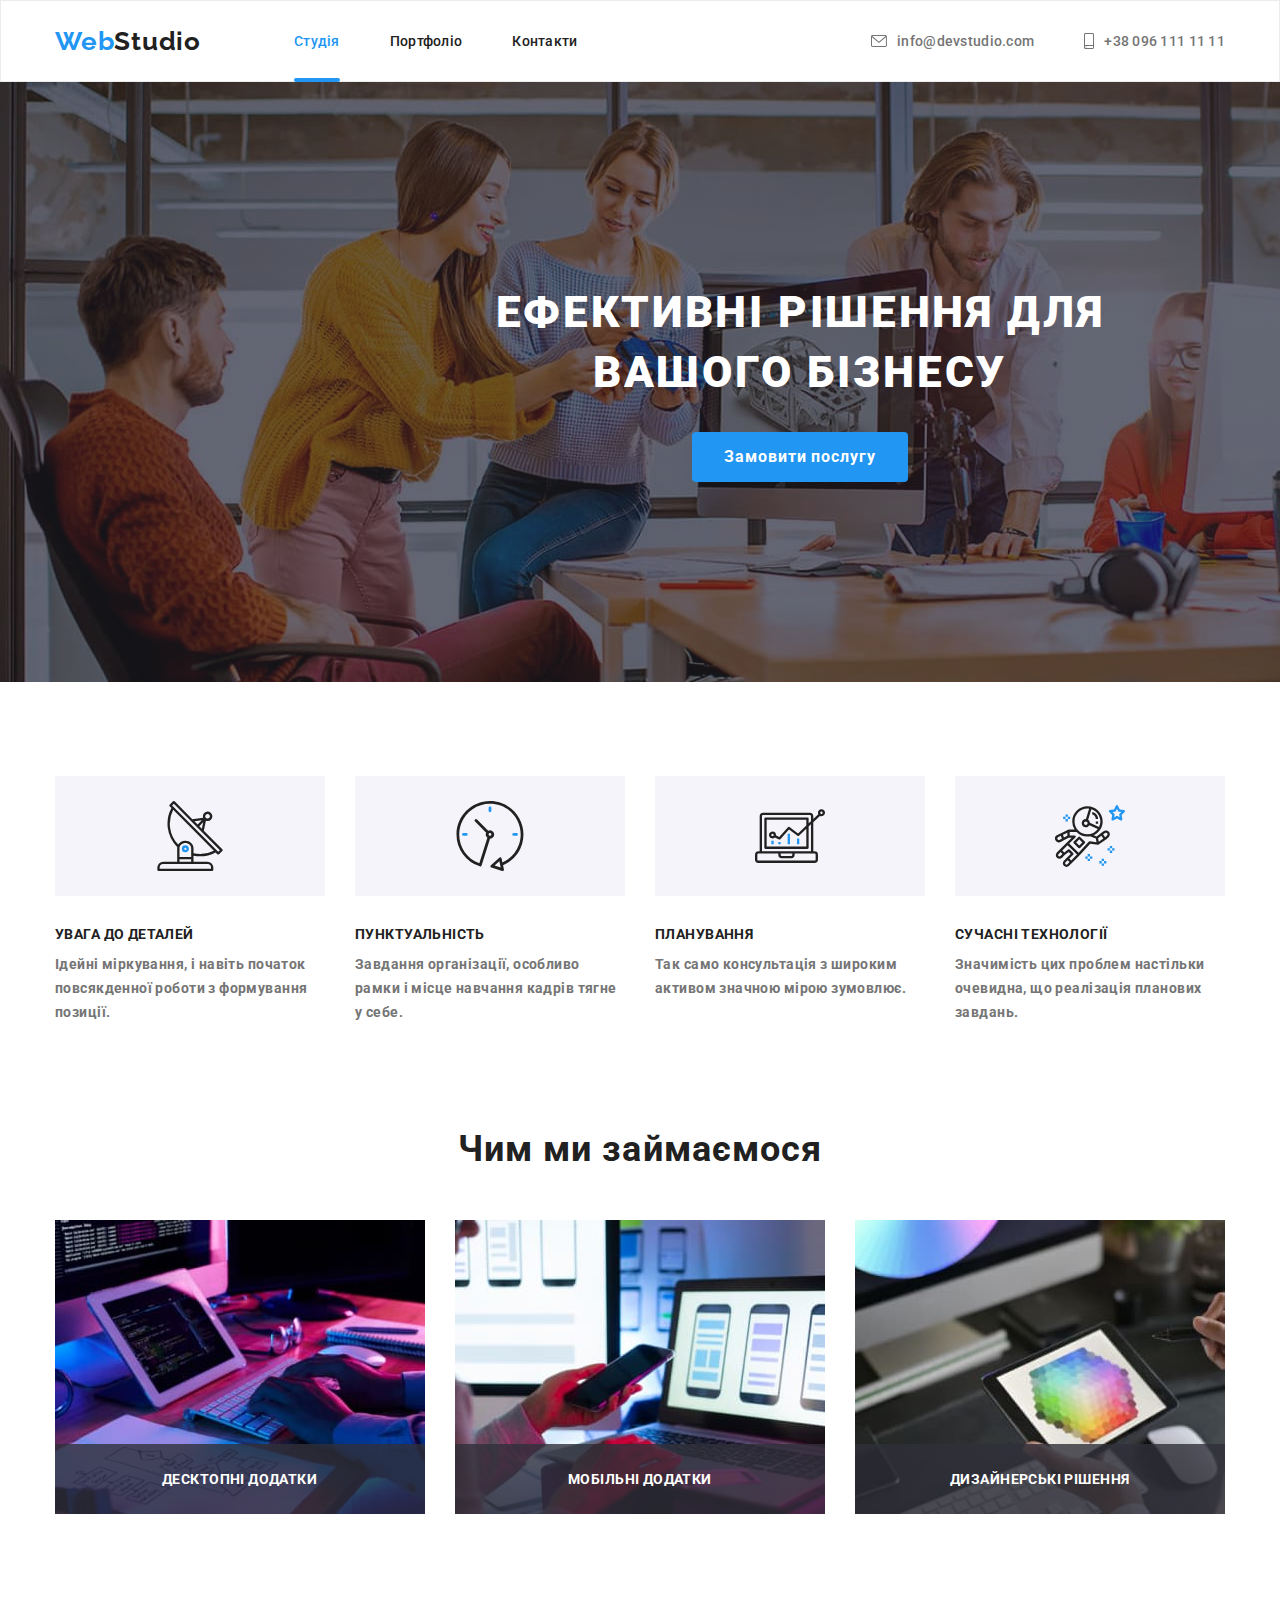
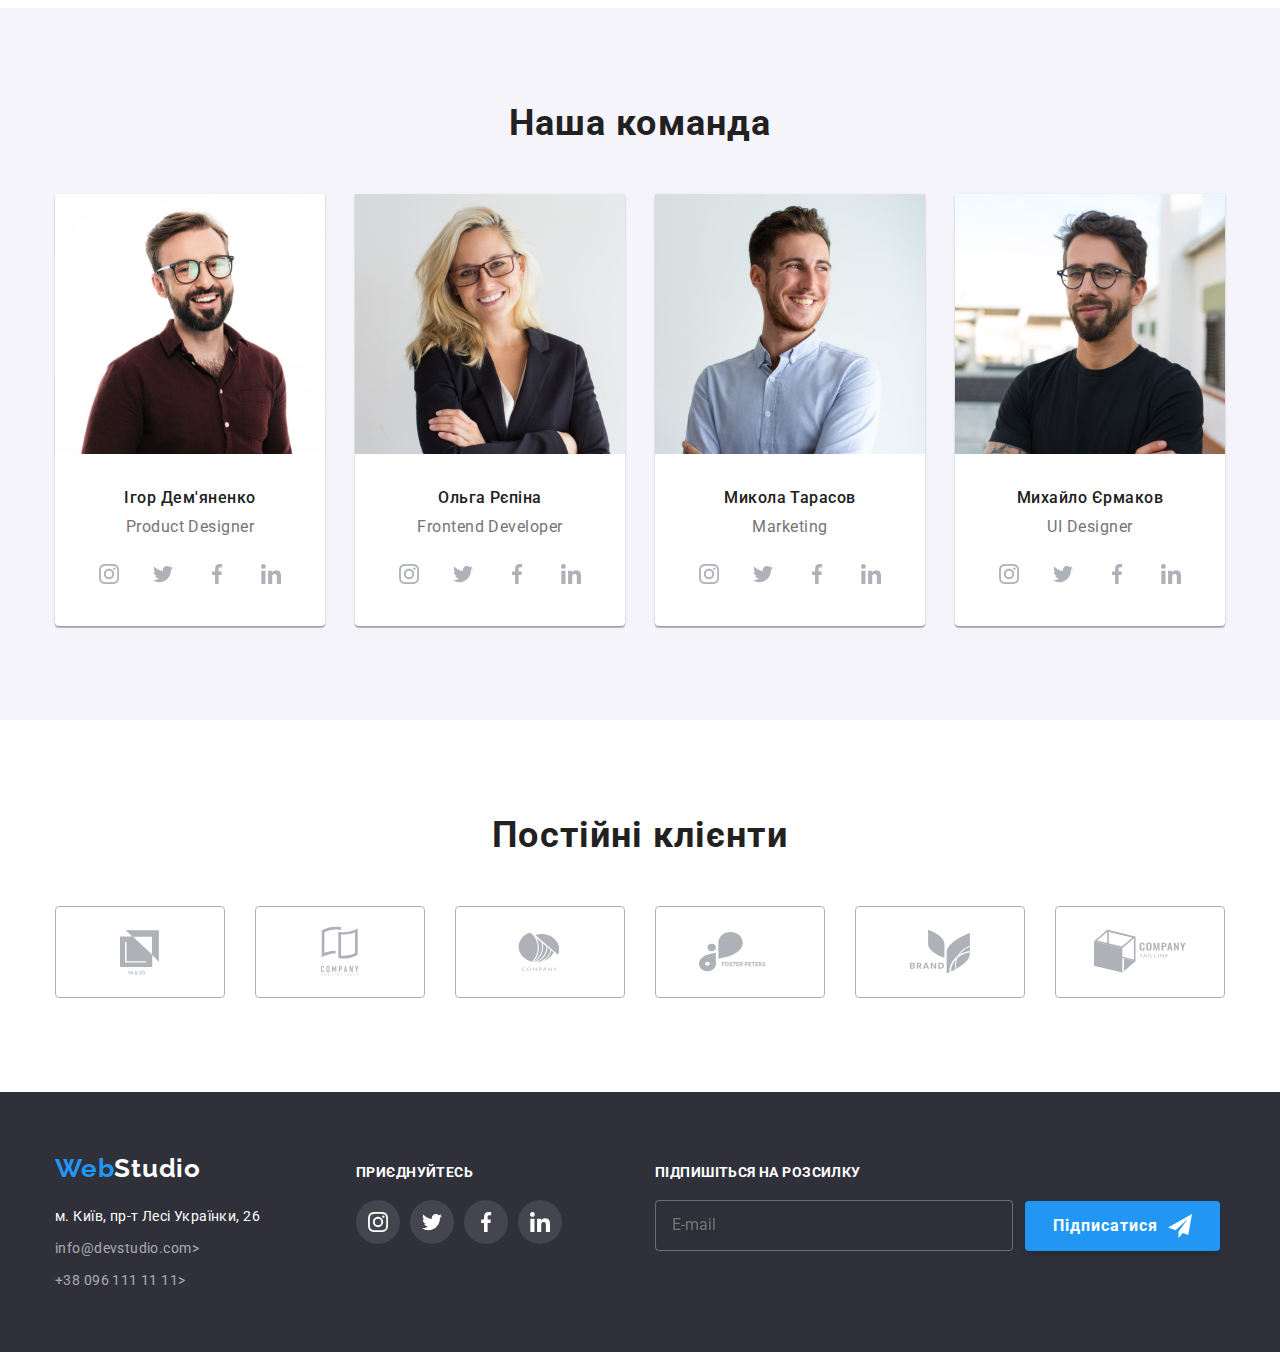
<file: index.html>
<!DOCTYPE html>
<html lang="uk">
  <head>
    <meta charset="UTF-8" />
    <meta http-equiv="X-UA-Compatible" content="IE=edge" />
    <meta name="viewport" content="width=device-width, initial-scale=1.0" />
    <title>Document</title>
    <link rel="preconnect" href="https://fonts.googleapis.com" />
    <link rel="preconnect" href="https://fonts.gstatic.com" crossorigin />
    <link
      href="https://fonts.googleapis.com/css2?family=Raleway:wght@700&family=Roboto:wght@400;500;700;900&display=swap"
      rel="stylesheet"
    />
    <link
      rel="stylesheet"
      href="https://cdnjs.cloudflare.com/ajax/libs/modern-normalize/1.1.0/modern-normalize.css"
      integrity="sha512-Y0MM+V6ymRKN2zStTqzQ227DWhhp4Mzdo6gnlRnuaNCbc+YN/ZH0sBCLTM4M0oSy9c9VKiCvd4Jk44aCLrNS5Q=="
      crossorigin="anonymous"
      referrerpolicy="no-referrer"
    />
    <link rel="stylesheet" href="./css/styles.css" />
  </head>
  <body>
    <!--Шапка-->
    <header class="header">
      <div class="container main-nav">
        <nav class="logo-nav">
          <a href="#" class="logo-link"> <span class="logo">Web</span>Studio </a>

          <ul class="nav list">
            <li class="item"><a href="#" class="link current item-nav">Студія</a></li>
            <li class="item"><a href="./portfolio.html" class="link item-nav">Портфоліо</a></li>
            <li class="item"><a href="#" class="link item-nav">Контакти</a></li>
          </ul>
        </nav>
        <ul class="contact list">
          <li class="item">
            <a href="mailto:info@devstudio.com" class="contact-link">
              <svg class="post-svg" height="12px" width="16px">
                <use href="./images/symbol-defs.svg#icon-post"></use>
              </svg>
              info@devstudio.com
            </a>
          </li>
          <li class="item">
            <a href="tel:+380961111111" class="contact-link">
              <svg class="post-svg" height="16px" width="10px">
                <use href="./images/symbol-defs.svg#icon-smartphone"></use></svg
              >+38 096 111 11 11</a
            >
          </li>
        </ul>
      </div>
    </header>
    <main>
      <!--Cекція героя-->

      <section class="section hero">
        <div class="container btn-hero">
          <h1 class="hero-header">
            Ефективні рішення для<br />
            вашого бізнесу
          </h1>
          <button type="button" class="btn" data-modal-open>Замовити послугу</button>
        </div>
      </section>
      <!--Особливості-->
      <section class="section feature">
        <div class="container peculiarities">
          <h2 class="peculiarities-header">Особливості</h2>
          <ul class="list list-peculiarities outline">
            <li class="item">
              <div class="bg-icon">
                <svg class="peculiarities-icon">
                  <use href="./images/symbol-defs.svg#icon-antenna"></use>
                </svg>
              </div>

              <h3 class="peculiarities">УВАГА ДО ДЕТАЛЕЙ</h3>
              <p class="text-peculiarities">
                Ідейні міркування, і навіть початок повсякденної роботи з формування позиції.
              </p>
            </li>
            <li class="item">
              <div class="bg-icon">
                <svg class="peculiarities-icon">
                  <use href="./images/symbol-defs.svg#icon-clock"></use>
                </svg>
              </div>
              <h3 class="peculiarities">ПУНКТУАЛЬНІСТЬ</h3>
              <p class="text-peculiarities">
                Завдання організації, особливо рамки і місце навчання кадрів тягне у себе.
              </p>
            </li>
            <li class="item">
              <div class="bg-icon">
                <svg class="peculiarities-icon">
                  <use href="./images/symbol-defs.svg#icon-diagram"></use>
                </svg>
              </div>
              <h3 class="peculiarities">ПЛАНУВАННЯ</h3>
              <p class="text-peculiarities">
                Так само консультація з широким активом значною мірою зумовлює.
              </p>
            </li>
            <li class="item">
              <div class="bg-icon">
                <svg class="peculiarities-icon">
                  <use href="./images/symbol-defs.svg#icon-astronaut"></use>
                </svg>
              </div>
              <h3 class="peculiarities">СУЧАСНІ ТЕХНОЛОГІЇ</h3>
              <p class="text-peculiarities">
                Значимість цих проблем настільки очевидна, що реалізація планових завдань.
              </p>
            </li>
          </ul>
        </div>
      </section>
      <!--Чим ми займаємося-->
      <section class="section act">
        <div class="container">
          <h2 class="activity">Чим ми займаємося</h2>
          <ul class="list list-activity">
            <li class="item">
              <div class="activity-img">
                <img src="./images/laptop.jpg" alt="щось набираємо" width="370" class="act-img" />
                <p class="activity-text desk">Десктопні додатки</p>
              </div>
            </li>
            <li class="item">
              <div class="activity-img">
                <img src="./images/phone.jpg" alt="розробляємо" width="370" class="act-img" />
                <p class="activity-text mob">Мобільні додатки</p>
              </div>
            </li>
            <li class="item">
              <div class="activity-img">
                <img
                  src="./images/laptop-color.jpg"
                  alt="підбираємо колір"
                  width="370"
                  class="act-img"
                />
                <p class="activity-text design">Дизайнерські рішення</p>
              </div>
            </li>
          </ul>
        </div>
      </section>
      <!--Наша команда-->
      <section class="section team">
        <div class="container">
          <h2 class="our-team">Наша команда</h2>
          <ul class="list team-card">
            <li class="team-list">
              <img
                src="./images/igor-demyanenko.jpg"
                alt="фото Ігора Дем'яненко"
                width="270"
                class="photo-team"
              />
              <h3 class="team-name">Ігор Дем'яненко</h3>
              <p class="team-text">Product Designer</p>
              <div class="link-cont">
                <a href="#" class="hidden-link">
                  <svg class="icon-link" width="44px" height="44px">
                    <use href="./images/symbol-defs.svg#icon-inst"></use>
                  </svg>
                </a>
                <a href="#" class="hidden-link">
                  <svg class="icon-link" width="44px" height="44px">
                    <use href="./images/symbol-defs.svg#icon-twit"></use>
                  </svg>
                </a>
                <a href="#" class="hidden-link">
                  <svg class="icon-link" width="44px" height="44px">
                    <use href="./images/symbol-defs.svg#icon-facebook"></use>
                  </svg>
                </a>
                <a href="#" class="hidden-link">
                  <svg class="icon-link" width="44px" height="44px">
                    <use href="./images/symbol-defs.svg#icon-linkedin"></use>
                  </svg>
                </a>
              </div>
            </li>

            <li class="team-list">
              <img
                src="./images/olha-repina.jpg"
                alt="фото Ольга Рєпіна"
                width="270"
                class="photo-team"
              />
              <h3 class="team-name">Ольга Рєпіна</h3>
              <p class="team-text">Frontend Developer</p>
              <div class="link-cont">
                <a href="#" class="hidden-link">
                  <svg class="icon-link" width="44px" height="44px">
                    <use href="./images/symbol-defs.svg#icon-inst"></use>
                  </svg>
                </a>
                <a href="#" class="hidden-link">
                  <svg class="icon-link" width="44px" height="44px">
                    <use href="./images/symbol-defs.svg#icon-twit"></use>
                  </svg>
                </a>
                <a href="#" class="hidden-link">
                  <svg class="icon-link" width="44px" height="44px">
                    <use href="./images/symbol-defs.svg#icon-facebook"></use>
                  </svg>
                </a>
                <a href="#" class="hidden-link">
                  <svg class="icon-link" width="44px" height="44px">
                    <use href="./images/symbol-defs.svg#icon-linkedin"></use>
                  </svg>
                </a>
              </div>
            </li>
            <li class="team-list">
              <img
                src="./images/mykola-tarasov.jpg"
                alt="фото Микола Тарасов"
                width="270"
                class="photo-team"
              />
              <h3 class="team-name">Микола Тарасов</h3>
              <p class="team-text">Marketing</p>
              <div class="link-cont">
                <a href="#" class="hidden-link">
                  <svg class="icon-link" width="44px" height="44px">
                    <use href="./images/symbol-defs.svg#icon-inst"></use>
                  </svg>
                </a>
                <a href="#" class="hidden-link">
                  <svg class="icon-link" width="44px" height="44px">
                    <use href="./images/symbol-defs.svg#icon-twit"></use>
                  </svg>
                </a>
                <a href="#" class="hidden-link">
                  <svg class="icon-link" width="44px" height="44px">
                    <use href="./images/symbol-defs.svg#icon-facebook"></use>
                  </svg>
                </a>
                <a href="#" class="hidden-link">
                  <svg class="icon-link" width="44px" height="44px">
                    <use href="./images/symbol-defs.svg#icon-linkedin"></use>
                  </svg>
                </a>
              </div>
            </li>
            <li class="team-list">
              <img
                src="./images/mykhaylo-ermakov.jpg"
                alt="фото Михайло Єрмаков"
                width="270"
                class="photo-team"
              />
              <h3 class="team-name">Михайло Єрмаков</h3>
              <p class="team-text">UI Designer</p>
              <div class="link-cont">
                <a href="#" class="hidden-link">
                  <svg class="icon-link" width="44px" height="44px">
                    <use href="./images/symbol-defs.svg#icon-inst"></use>
                  </svg>
                </a>
                <a href="#" class="hidden-link">
                  <svg class="icon-link" width="44px" height="44px">
                    <use href="./images/symbol-defs.svg#icon-twit"></use>
                  </svg>
                </a>
                <a href="#" class="hidden-link">
                  <svg class="icon-link" width="44px" height="44px">
                    <use href="./images/symbol-defs.svg#icon-facebook"></use>
                  </svg>
                </a>
                <a href="#" class="hidden-link">
                  <svg class="icon-link" width="44px" height="44px">
                    <use href="./images/symbol-defs.svg#icon-linkedin"></use>
                  </svg>
                </a>
              </div>
            </li>
          </ul>
        </div>
      </section>

      <!-- Постійні клієнти -->

      <section class="section">
        <div class="container">
          <h2 class="clients">Постійні клієнти</h2>
          <ul class="list our-clients">
            <li class="item item-client">
              <a href="#" class="client-link client-1">
                <svg class="svg-client" width="41px" height="47px">
                  <use href="./images/symbol-defs.svg#icon-client1"></use>
                </svg>
              </a>
            </li>
            <li class="item item-client">
              <a href="#" class="client-link client-2">
                <svg class="svg-client" width="40px" height="52px">
                  <use href="./images/symbol-defs.svg#icon-client2"></use>
                </svg>
              </a>
            </li>
            <li class="item item-client">
              <a href="#" class="client-link client-3">
                <svg class="svg-client" width="43px" height="41px">
                  <use href="./images/symbol-defs.svg#icon-client3"></use>
                </svg>
              </a>
            </li>
            <li class="item item-client">
              <a href="#" class="client-link client-4">
                <svg class="svg-client" width="84px" height="41px">
                  <use href="./images/symbol-defs.svg#icon-client4"></use>
                </svg>
              </a>
            </li>
            <li class="item item-client">
              <a href="#" class="client-link client-5">
                <svg class="svg-client" width="63px" height="45px">
                  <use href="./images/symbol-defs.svg#icon-client5"></use>
                </svg>
              </a>
            </li>
            <li class="item item-client">
              <a href="#" class="client-link client-6">
                <svg class="svg-client" width="94px" height="44px">
                  <use href="./images/symbol-defs.svg#icon-client6"></use>
                </svg>
              </a>
            </li>
          </ul>
        </div>
      </section>
    </main>
    <!--Підвал-->
    <footer class="footer">
      <div class="container maket">
        <div class="footer-adress">
          <a href="#" class="footer-logo"> <span class="logo">Web</span>Studio </a>
          <address class="adress">
            <ul class="list footer-list">
              <li class="items">
                <a href="https://goo.gl/maps/XbnjPJ6jwJiGbw8f6" class="adress-map"
                  >м. Київ, пр-т Лесі Українки, 26</a
                >
              </li>
              <li class="items">
                <a href="mailto:info@devstudio.com" class="contact-adress">info@devstudio.com></a>
              </li>
              <li class="items">
                <a href="tel:+380961111111" class="contact-adress">+38 096 111 11 11></a>
              </li>
            </ul>
          </address>
        </div>
        <div class="footer-link">
          <h2 class="h-footer">приєднуйтесь</h2>
          <div class="link-cont footer-cont">
            <a href="#" class="hidden-link foot">
              <svg class="icon-link inst" width="44px" height="44px">
                <use href="./images/symbol-defs.svg#icon-inst"></use>
              </svg>
            </a>
            <a href="#" class="hidden-link foot">
              <svg class="icon-link inst" width="44px" height="44px">
                <use href="./images/symbol-defs.svg#icon-twit"></use>
              </svg>
            </a>
            <a href="#" class="hidden-link foot">
              <svg class="icon-link inst" width="44px" height="44px">
                <use href="./images/symbol-defs.svg#icon-facebook"></use>
              </svg>
            </a>
            <a href="#" class="hidden-link foot">
              <svg class="icon-link inst" width="44px" height="44px">
                <use href="./images/symbol-defs.svg#icon-linkedin"></use>
              </svg>
            </a>
          </div>
        </div>

        <form class="form">
          <label class="form-label">
            <span class="text-label">Підпишіться на розсилку</span>
            <input type="email" name="email" placeholder="E-mail" class="form-input" />
          </label>

          <button type="submit" class="btn-submit">
            Підписатися
            <svg width="24px" height="24px" class="icon-submit">
              <use href="./images/icon.svg#icon-send-tg"></use>
            </svg>
          </button>
        </form>
      </div>
    </footer>
    <div class="backdrop is-hidden" data-modal>
      <div class="modal">
        <button type="button" class="modal-close" data-modal-close>
          <svg width="18px" height="18px" class="close-svg">
            <use href="./images/close.svg#icon-close"></use>
          </svg>
        </button>

        <h2 class="modal-title">Залиште свої дані, ми вам передзвонимо</h2>
        <form>
          <label class="modal-form">
            <span class="label-name">Ім'я</span>
            <div class="icon-input">
              <input type="text" name="name" class="modal-input" />
              <svg width="18px" height="18px" class="input-svg">
                <use href="./images/icon.svg#icon-person"></use>
              </svg>
            </div>
          </label>
          <label class="modal-form">
            <span class="label-name">Телефон</span>
            <div class="icon-input">
              <input type="tel" name="name" class="modal-input" />
              <svg width="18px" height="18px" class="input-svg">
                <use href="./images/icon.svg#icon-phone-modal"></use>
              </svg>
            </div>
          </label>
          <label class="modal-form">
            <span class="label-name">Пошта</span>
            <div class="icon-input">
              <input type="email" name="name" class="modal-input" />
              <svg width="18px" height="18px" class="input-svg">
                <use href="./images/icon.svg#icon-email-modal"></use>
              </svg>
            </div>
          </label>
          <label class="comment">
            <div class="label-name">Коментар</div>
            <textarea
              name=""
              cols=""
              rows=""
              placeholder="Введіть текст"
              class="textarea-label"
            ></textarea>
          </label>
          <label class="policy">
            <input type="checkbox" name="policy" class="policy-input" />
            <!-- <span ></span> -->
            <svg width="16px" height="15px" class="policy-icon">
              <use href="./images/icon.svg#icon-icon-check"></use>
            </svg>
            <span class="policy-text">
              Погоджуюся з розсилкою та приймаю
              <a href="#" class="policy-link">Умови договору</a></span
            >
          </label>
          <button type="submit" class="modal-btn">Відправити</button>
        </form>
      </div>
    </div>
    <script src="./js/modal.js"></script>
  </body>
</html>
</file>
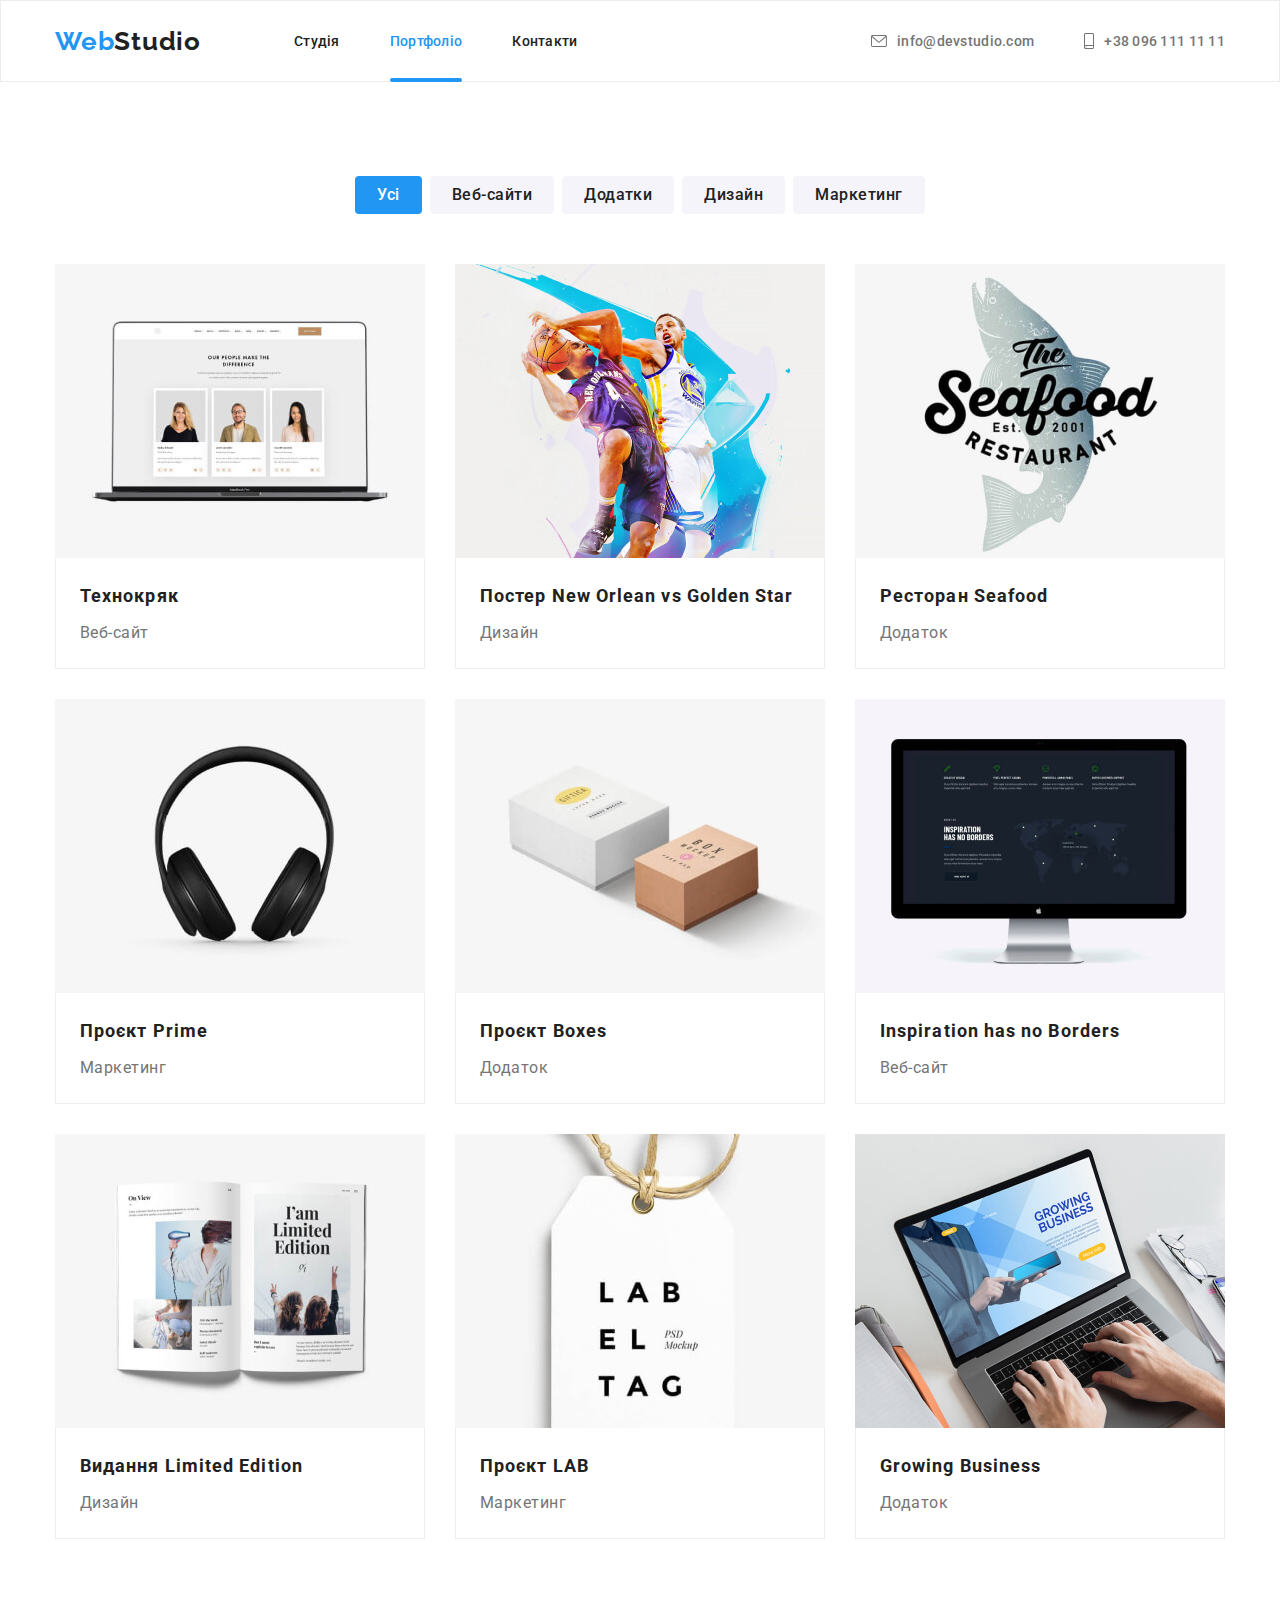
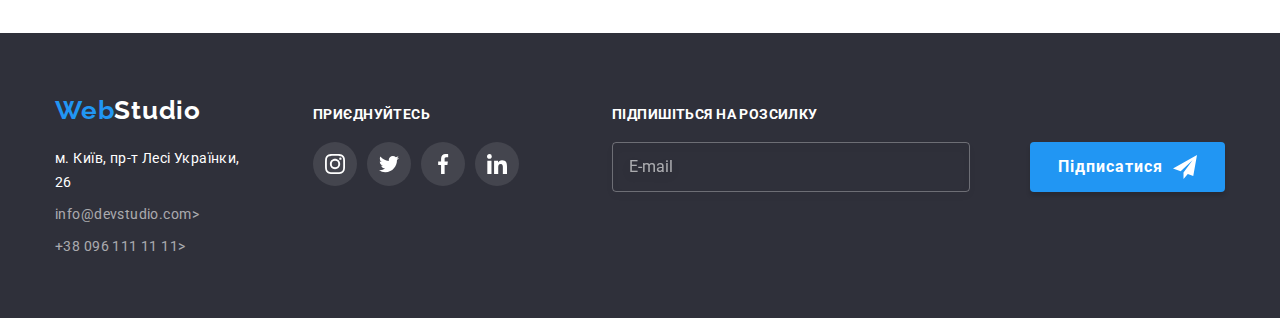
<file: portfolio.html>
<!DOCTYPE html>
<html lang="uk">
  <head>
    <meta charset="UTF-8" />
    <meta http-equiv="X-UA-Compatible" content="IE=edge" />
    <meta name="viewport" content="width=device-width, initial-scale=1.0" />
    <title>Document</title>
    <link rel="preconnect" href="https://fonts.googleapis.com" />
    <link rel="preconnect" href="https://fonts.gstatic.com" crossorigin />
    <link
      href="https://fonts.googleapis.com/css2?family=Raleway:wght@700&family=Roboto:wght@400;500;700;900&display=swap"
      rel="stylesheet"
    />
    <link
      rel="stylesheet"
      href="https://cdnjs.cloudflare.com/ajax/libs/modern-normalize/1.1.0/modern-normalize.css"
      integrity="sha512-Y0MM+V6ymRKN2zStTqzQ227DWhhp4Mzdo6gnlRnuaNCbc+YN/ZH0sBCLTM4M0oSy9c9VKiCvd4Jk44aCLrNS5Q=="
      crossorigin="anonymous"
      referrerpolicy="no-referrer"
    />
    <link rel="stylesheet" href="./css/styles.css" />
  </head>
  <body>
    <!--Шапка-->

    <header class="header marg">
      <div class="container main-nav">
        <nav class="logo-nav">
          <a href="#" class="logo-link"> <span class="logo">Web</span>Studio </a>

          <ul class="nav list">
            <li class="item"><a href="./index.html" class="link item-nav">Студія</a></li>
            <li class="item">
              <a href="#" class="link current item-nav">Портфоліо</a>
            </li>
            <li class="item"><a href="#" class="link item-nav">Контакти</a></li>
          </ul>
        </nav>
        <ul class="contact list">
          <li class="item">
            <a href="mailto:info@devstudio.com" class="contact-link">
              <svg class="post-svg" height="12px" width="16px">
                <use href="./images/symbol-defs.svg#icon-post"></use>
              </svg>
              info@devstudio.com
            </a>
          </li>
          <li class="item">
            <a href="tel:+380961111111" class="contact-link">
              <svg class="post-svg" height="16px" width="10px">
                <use href="./images/symbol-defs.svg#icon-smartphone"></use></svg
              >+38 096 111 11 11</a
            >
          </li>
        </ul>
      </div>
    </header>
    <main>
      <section class="section">
        <div class="container button-port">
          <h1 class="choose-portfolio">Вибір портфоліо</h1>
          <ul class="portfolio list">
            <li class="item"><button type="button" class="btn-portfolio current">Усі</button></li>
            <li class="item"><button type="button" class="btn-portfolio">Веб-сайти</button></li>
            <li class="item"><button type="button" class="btn-portfolio">Додатки</button></li>
            <li class="item"><button type="button" class="btn-portfolio">Дизайн</button></li>
            <li class="item"><button type="button" class="btn-portfolio">Маркетинг</button></li>
          </ul>
          <ul class="cards list">
            <li class="items">
              <a href="#" class="cards-link">
                <div class="card-thumb">
                  <img
                    src="./images/techno-kryak.jpg"
                    alt="Техно-кряк"
                    width="370"
                    class="photo-port"
                  />
                  <div class="overlay">
                    <p class="overlay-text">
                      Ресурс пропонує комплексні пропозиції з різним рівнем функціоналу та сервісів.
                      Все це дозволить відвідувачу отримати вичерпні відомості про компанію чи
                      приватну особу.
                    </p>
                  </div>
                </div>
                <div class="cards-border">
                  <h2 class="cards-name">Технокряк</h2>
                  <p class="cards-text">Веб-сайт</p>
                </div></a
              >
            </li>
            <li class="items">
              <a href="#" class="cards-link">
                <div class="card-thumb">
                  <img
                    src="./images/basketball.jpg"
                    alt="Баскетбол"
                    width="370"
                    class="photo-port"
                  />
                  <div class="overlay">
                    <p class="overlay-text">
                      Ресурс пропонує комплексні пропозиції з різним рівнем функціоналу та сервісів.
                      Все це дозволить відвідувачу отримати вичерпні відомості про компанію чи
                      приватну особу.
                    </p>
                  </div>
                </div>
                <div class="cards-border">
                  <h2 class="cards-name">Постер New Orlean vs Golden Star</h2>
                  <p class="cards-text">Дизайн</p>
                </div></a
              >
            </li>
            <li class="items">
              <a href="#" class="cards-link">
                <div class="card-thumb">
                  <img
                    src="./images/seafood.jpg"
                    alt="Ресторан Seafood"
                    width="370"
                    class="photo-port"
                  />
                  <div class="overlay">
                    <p class="overlay-text">
                      Ресурс пропонує комплексні пропозиції з різним рівнем функціоналу та сервісів.
                      Все це дозволить відвідувачу отримати вичерпні відомості про компанію чи
                      приватну особу.
                    </p>
                  </div>
                </div>
                <div class="cards-border">
                  <h2 class="cards-name">Ресторан Seafood</h2>
                  <p class="cards-text">Додаток</p>
                </div></a
              >
            </li>
            <li class="items">
              <a href="#" class="cards-link">
                <div class="card-thumb">
                  <img
                    src="./images/headphones.jpg"
                    alt="Навушники"
                    width="370"
                    class="photo-port"
                  />
                  <div class="overlay">
                    <p class="overlay-text">
                      Ресурс пропонує комплексні пропозиції з різним рівнем функціоналу та сервісів.
                      Все це дозволить відвідувачу отримати вичерпні відомості про компанію чи
                      приватну особу.
                    </p>
                  </div>
                </div>
                <div class="cards-border">
                  <h2 class="cards-name">Проєкт Prime</h2>
                  <p class="cards-text">Маркетинг</p>
                </div></a
              >
            </li>
            <li class="items">
              <a href="#" class="cards-link">
                <div class="card-thumb">
                  <img src="./images/box.jpg" alt="Дві коробки" width="370" class="photo-port" />
                  <div class="overlay">
                    <p class="overlay-text">
                      Ресурс пропонує комплексні пропозиції з різним рівнем функціоналу та сервісів.
                      Все це дозволить відвідувачу отримати вичерпні відомості про компанію чи
                      приватну особу.
                    </p>
                  </div>
                </div>
                <div class="cards-border">
                  <h2 class="cards-name">Проєкт Boxes</h2>
                  <p class="cards-text">Додаток</p>
                </div></a
              >
            </li>
            <li class="items">
              <a href="#" class="cards-link">
                <div class="card-thumb">
                  <img src="./images/imac.jpg" alt="iMac" width="370" class="photo-port" />
                  <div class="overlay">
                    <p class="overlay-text">
                      Ресурс пропонує комплексні пропозиції з різним рівнем функціоналу та сервісів.
                      Все це дозволить відвідувачу отримати вичерпні відомості про компанію чи
                      приватну особу.
                    </p>
                  </div>
                </div>
                <div class="cards-border">
                  <h2 class="cards-name">Inspiration has no Borders</h2>
                  <p class="cards-text">Веб-сайт</p>
                </div></a
              >
            </li>
            <li class="items">
              <a href="#" class="cards-link">
                <div class="card-thumb">
                  <img src="./images/book.jpg" alt="Книга" width="370" class="photo-port" />
                  <div class="overlay">
                    <p class="overlay-text">
                      Ресурс пропонує комплексні пропозиції з різним рівнем функціоналу та сервісів.
                      Все це дозволить відвідувачу отримати вичерпні відомості про компанію чи
                      приватну особу.
                    </p>
                  </div>
                </div>
                <div class="cards-border">
                  <h2 class="cards-name">Видання Limited Edition</h2>
                  <p class="cards-text">Дизайн</p>
                </div></a
              >
            </li>
            <li class="items">
              <a href="#" class="cards-link">
                <div class="card-thumb">
                  <img src="./images/labeltag.jpg" alt="Лейбл-тег" width="370" class="photo-port" />
                  <div class="overlay">
                    <p class="overlay-text">
                      Ресурс пропонує комплексні пропозиції з різним рівнем функціоналу та сервісів.
                      Все це дозволить відвідувачу отримати вичерпні відомості про компанію чи
                      приватну особу.
                    </p>
                  </div>
                </div>
                <div class="cards-border">
                  <h2 class="cards-name">Проєкт LAB</h2>
                  <p class="cards-text">Маркетинг</p>
                </div></a
              >
            </li>
            <li class="items">
              <a href="#" class="cards-link">
                <div class="card-thumb">
                  <img
                    src="./images/growning-business.jpg"
                    alt="Ноутбук"
                    width="370"
                    class="photo-port"
                  />
                  <div class="overlay">
                    <p class="overlay-text">
                      Ресурс пропонує комплексні пропозиції з різним рівнем функціоналу та сервісів.
                      Все це дозволить відвідувачу отримати вичерпні відомості про компанію чи
                      приватну особу.
                    </p>
                  </div>
                </div>
                <div class="cards-border">
                  <h2 class="cards-name">Growing Business</h2>
                  <p class="cards-text">Додаток</p>
                </div></a
              >
            </li>
          </ul>
        </div>
      </section>
    </main>
    <!--Підвал-->
    <footer class="footer">
      <div class="container maket">
        <div class="footer-adress">
          <a href="#" class="footer-logo"> <span class="logo">Web</span>Studio </a>
          <address class="adress">
            <ul class="list footer-list">
              <li class="items">
                <a href="https://goo.gl/maps/XbnjPJ6jwJiGbw8f6" class="adress-map"
                  >м. Київ, пр-т Лесі Українки, 26</a
                >
              </li>
              <li class="items">
                <a href="mailto:info@devstudio.com" class="contact-adress">info@devstudio.com></a>
              </li>
              <li class="items">
                <a href="tel:+380961111111" class="contact-adress">+38 096 111 11 11></a>
              </li>
            </ul>
          </address>
        </div>
        <div class="footer-link">
          <h2 class="h-footer">приєднуйтесь</h2>
          <div class="link-cont footer-cont">
            <a href="#" class="hidden-link foot">
              <svg class="icon-link inst" width="44px" height="44px">
                <use href="./images/symbol-defs.svg#icon-inst"></use>
              </svg>
            </a>
            <a href="#" class="hidden-link foot">
              <svg class="icon-link inst" width="44px" height="44px">
                <use href="./images/symbol-defs.svg#icon-twit"></use>
              </svg>
            </a>
            <a href="#" class="hidden-link foot">
              <svg class="icon-link inst" width="44px" height="44px">
                <use href="./images/symbol-defs.svg#icon-facebook"></use>
              </svg>
            </a>
            <a href="#" class="hidden-link foot">
              <svg class="icon-link inst" width="44px" height="44px">
                <use href="./images/symbol-defs.svg#icon-linkedin"></use>
              </svg>
            </a>
          </div>
        </div>
        <div class="subscribe">
          <form class="form">
            <div class="form-thumb">
              <label class="form-label">
                <span class="text-label">Підпишіться на розсилку</span>
                <input type="email" name="email" placeholder="E-mail" class="form-input" />
              </label>
            </div>
            <div class="thumb-submit">
              <button type="submit" class="btn-submit">
                Підписатися
                <svg width="24px" height="24px" class="icon-submit">
                  <use href="./images/icon.svg#icon-send-tg"></use>
                </svg>
              </button>
            </div>
          </form>
        </div>
      </div>
    </footer>
  </body>
</html>
</file>
<file: css/styles.css>
:root {
  --primary-text-color: #212121;
  --secondary-text-color: #757575;
  --accent-color: #2196f3;
  --bg-color-secondary: #2f303a;
  --bg-color-primary: #ffffff;
  --bg-color-third: #f5f4fa;
  --adress-color: rgba(255, 255, 255, 0.6);
  --card-color: #eeeeee;
  --btn-active: #188ce8;
  --header-border: #ececec;
  --card-shadow: 0px 1px 3px rgba(0, 0, 0, 0.12), 0px 1px 1px rgba(0, 0, 0, 0.14),
    0px 2px 1px rgba(0, 0, 0, 0.2);
  --social-link-color: #afb1b8;
  --footer-social: rgba(255, 255, 255, 0.1);
}

body {
  background-color: var(--bg-color-primary);
  color: var(--primary-text-color);
  font-family: Roboto, sans-serif;
}

h1,
h2,
h3,
h4,
h5,
h6,
ul,
p {
  margin-top: 0;
  margin-bottom: 0;
}

.container {
  width: 1200px;
  margin-left: auto;
  margin-right: auto;
  padding-left: 15px;
  padding-right: 15px;
}

.section {
  padding-top: 94px;
  padding-bottom: 94px;
}

/* Хедер */

.logo-link {
  color: var(--primary-text-color);
  text-decoration: none;
  font-family: Raleway, sans-serif;
  font-weight: 700;
  font-size: 26px;
  line-height: calc(32 / 26);
  letter-spacing: 0.03em;
  margin-right: 93px;
}

.logo {
  color: var(--accent-color);
  letter-spacing: 0.03em;
}

/* Навигация */

.container.main-nav {
  display: flex;
}

.logo-nav {
  display: flex;
  align-items: center;
}
.nav.list {
  display: flex;
}

.item-nav {
  position: relative;
}

.item-nav::after {
  display: block;
  content: '';
  position: absolute;
  width: 100%;
  height: 4px;
  bottom: -1px;
  background-color: var(--accent-color);
  border-radius: 2px;
  opacity: 0;
  transition: opacity 250ms cubic-bezier(0.4, 0, 0.2, 1);
}

.item-nav:hover::after,
.item-nav:focus::after {
  opacity: 1;
}

.nav .item:not(:last-child) {
  margin-right: 50px;
}

.nav .link {
  display: block;
  color: var(--primary-text-color);
  text-decoration: none;
  font-weight: 500;
  font-size: 14px;
  line-height: calc(16 / 14);
  letter-spacing: 0.02em;
  padding-top: 32px;
  padding-bottom: 32px;
  transition: color 250ms cubic-bezier(0.4, 0, 0.2, 1);
}

.nav .current {
  color: var(--accent-color);
  position: relative;
}

.nav .current::after {
  display: block;
  content: '';
  position: absolute;
  width: 100%;
  height: 4px;
  bottom: -1px;
  background-color: var(--accent-color);
  border-radius: 2px;
  opacity: 1;
}

.nav .link:hover,
.nav .link:focus {
  color: var(--accent-color);
}

.contact.list {
  display: flex;
  margin-left: auto;
  align-items: center;
}

.contact .item:not(:last-child) {
  margin-right: 50px;
}

.post-link {
  fill: currentColor;
}

.contact-link {
  display: flex;
  align-items: center;
  color: var(--secondary-text-color);
  text-decoration: none;
  font-weight: 500;
  font-size: 14px;
  line-height: calc(16 / 14);
  letter-spacing: 0.02em;

  transition: color 250ms cubic-bezier(0.4, 0, 0.2, 1);
}

.contact-link:hover,
.contact-link:focus {
  color: var(--accent-color);
  fill: var(--accent-color);
}

.post-svg {
  margin-right: 10px;
  fill: currentColor;
}

/* Герой */

.hero {
  background-color: var(--bg-color-secondary);
  padding: 200px;
  background-image: linear-gradient(to right, rgba(47, 48, 58, 0.4), rgba(47, 48, 58, 0.4)),
    url(../images/bg-img.jpg);
  height: 600px;
  max-width: 1600px;
  margin-left: auto;
  margin-right: auto;
}

.header {
  border: 1px solid var(--header-border);
}

.hero-header {
  color: var(--bg-color-primary);
  font-weight: 900;
  font-size: 44px;
  line-height: calc(60 / 44);
  text-align: center;
  letter-spacing: 0.06em;
  text-transform: uppercase;
  margin-bottom: 30px;
}

.btn-hero {
  text-align: center;
}

.btn {
  color: var(--bg-color-primary);
  background-color: var(--accent-color);
  cursor: pointer;
  font-family: inherit;
  font-weight: 700;
  font-size: 16px;
  line-height: calc(30 / 16);
  letter-spacing: 0.06em;
  border-radius: 4px;
  padding: 10px 32px;
  border: none;
  text-align: center;
  transition: background-color 250ms cubic-bezier(0.4, 0, 0.2, 1);
}

.btn:hover,
.btn:focus {
  background-color: var(--btn-active);
}

/* Преимущества */

.list.list-peculiarities {
  display: flex;
}

.bg-icon {
  width: 270px;
  height: 120px;
  background-color: var(--bg-color-third);
  margin-bottom: 30px;
  padding: 25px 100px;
}

.peculiarities-icon {
  text-align: center;
  width: 70px;
  height: 70px;
}

.list {
  padding-inline-start: 0;
}

.list-peculiarities .item {
  flex-basis: calc(100% / 4);
}

.list-peculiarities .item:not(:last-child) {
  margin-right: 30px;
}

.peculiarities-header {
  position: absolute;
  width: 1px;
  height: 1px;
  margin: -1px;
  border: 0;
  padding: 0;
  white-space: nowrap;
  clip-path: inset(100%);
  clip: rect(0 0 0 0);
  overflow: hidden;
}

.feature {
}

.peculiarities {
  color: var(--primary-text-color);
  /* margin-bottom: list; */
  font-weight: 700;
  font-size: 14px;
  line-height: calc(16 / 14);
  letter-spacing: 0.03em;
  text-transform: uppercase;
  margin-bottom: 10px;
}

.text-peculiarities {
  color: var(--secondary-text-color);
  font-size: 14px;
  line-height: calc(24 / 14);
  letter-spacing: 0.03em;
  text-transform: none;
}

/* Чем занимаемся */

.activity {
  color: var(--primary-text-color);
  font-weight: 700;
  font-size: 36px;
  line-height: calc(42 / 36);
  text-align: center;
  letter-spacing: 0.03em;
  margin-bottom: 50px;
  padding-top: 0;
}

.act-img {
  display: block;
}

.section.act {
  padding-top: 0;
  padding-bottom: 94px;
}

.list-activity {
  padding-bottom: 0;
  display: flex;
}

.list-activity .item:not(:last-child) {
  margin-right: 30px;
}

.activity-img {
  position: relative;
}

.activity-img::before {
  content: '';
  position: absolute;
  display: inline-block;
  width: 100%;
  height: 70px;
  bottom: 0;
  background-color: rgba(47, 48, 58, 0.8);
}

.activity-text {
  font-weight: 700;
  font-size: 14px;
  line-height: 16px;
  text-align: center;
  letter-spacing: 0.03em;
  text-transform: uppercase;
  position: absolute;
  bottom: 27px;
  color: var(--bg-color-primary);
}

.desk {
  left: 107px;
}

.mob {
  left: 113px;
}

.design {
  left: 95px;
}

/* Команда */

.team {
  background-color: var(--bg-color-third);
}

.team-card {
  display: flex;
}

.our-team {
  color: var(--primary-text-color);
  font-weight: 700;
  font-size: 36px;
  line-height: calc(42 / 36);
  text-align: center;
  letter-spacing: 0.03em;
  margin-bottom: 50px;
}
.photo-team {
  margin-bottom: 30px;
}

.team-list:not(:last-child) {
  margin-right: 30px;
}

.team-list {
  box-shadow: var(--card-shadow);
  border-radius: 0px 0px 4px 4px;
  background-color: var(--bg-color-primary);
}

.team-name {
  color: var(--primary-text-color);
  font-weight: 500;
  font-size: 16px;
  line-height: calc(19 / 16);
  text-align: center;
  letter-spacing: 0.03em;
  margin-bottom: 10px;
}

.team-text {
  color: var(--secondary-text-color);
  font-size: 16px;
  line-height: calc(19 / 16);
  text-align: center;
  letter-spacing: 0.03em;
  margin-bottom: 16px;
}

.hidden-link {
  height: 44px;
  width: 44px;
  border-radius: 50%;
  display: flex;
  align-items: center;
  padding: 12px;
  background-color: var(--bg-color-primary);
  color: var(--social-link-color);
  transition: background-color 250ms cubic-bezier(0.4, 0, 0.2, 1),
    color 250ms cubic-bezier(0.4, 0, 0.2, 1);
}

.hidden-link:hover,
.hidden-link:focus {
  background-color: var(--accent-color);
  color: var(--bg-color-primary);
}

.hidden-link:not(:last-child) {
  margin-right: 10px;
}

.icon-link {
  fill: currentColor;
}

.link-cont {
  margin-right: auto;
  margin-left: auto;
  display: flex;
  padding-left: 32px;
  padding-right: 32px;
  padding-bottom: 30px;
}

/* Clients */

.clients {
  color: var(--primary-text-color);
  font-weight: 700;
  font-size: 36px;
  line-height: calc(42 / 36);
  text-align: center;
  letter-spacing: 0.03em;
  margin-bottom: 50px;
}

.our-clients {
  display: flex;
}

.client-link {
  width: 170px;
  height: 92px;
  display: flex;
  border: 1px solid var(--social-link-color);
  border-radius: 4px;
  align-items: center;
  background-color: var(--bg-color-primary);
  color: var(--social-link-color);
  transition: color 250ms cubic-bezier(0.4, 0, 0.2, 1), border 250ms cubic-bezier(0.4, 0, 0.2, 1);
}

.client-link:hover,
.client-link:focus {
  background-color: var(--bg-color-primary);
  color: var(--accent-color);
  border: 1px solid var(--accent-color);
  border-radius: 4px;
}

.client-1 {
  padding-top: 23px;
  padding-right: 65px;
  padding-bottom: 22.3px;
  padding-left: 64px;
}

.client-2 {
  padding-top: 19px;
  padding-right: 65px;
  padding-bottom: 21px;
  padding-left: 65px;
}

.client-3 {
  padding-top: 24.7px;
  padding-right: 64.68px;
  padding-bottom: 26.12px;
  padding-left: 61.68px;
}

.client-4 {
  padding-top: 24.7px;
  padding-right: 42.56px;
  padding-bottom: 26.68px;
  padding-left: 43px;
}

.client-5 {
  padding-top: 22.77px;
  padding-right: 53.46px;
  padding-bottom: 23.8px;
  padding-left: 54px;
}

.client-6 {
  padding-top: 22.77px;
  padding-right: 38.21px;
  padding-bottom: 25.31px;
  padding-left: 38px;
}

.item-client:not(:last-child) {
  margin-right: 30px;
}

.svg-client {
  fill: currentColor;
}

/* Футер */

.footer-adress {
  width: 231px;
  margin-right: 70px;
  display: inline-block;
}

.footer {
  background-color: var(--bg-color-secondary);
  padding-top: 60px;
  padding-bottom: 60px;
}

.footer-logo {
  color: var(--bg-color-primary);
  text-decoration: none;
  font-family: Raleway, sans-serif;
  font-weight: 700;
  font-size: 26px;
  line-height: calc(31 / 26);
  letter-spacing: 0.03em;
}

.footer-list {
  margin-top: 20px;
}

.adress {
  font-style: normal;
}

.footer-list .items:not(:last-child) {
  margin-bottom: 8px;
}

.adress-map {
  color: var(--bg-color-primary);
  text-decoration: none;
  font-size: 14px;
  line-height: calc(24 / 14);
  letter-spacing: 0.03em;
  transition: color 250ms cubic-bezier(0.4, 0, 0.2, 1);
}

.contact-adress {
  color: var(--adress-color);
  text-decoration: none;
  font-size: 14px;
  line-height: calc(24 / 14);

  letter-spacing: 0.03em;

  transition: color 250ms cubic-bezier(0.4, 0, 0.2, 1);
}

.adress-map:hover,
.adress-map:focus {
  color: var(--accent-color);
}

.contact-adress:hover,
.contact-adress:focus {
  color: var(--accent-color);
}

.footer-link {
  display: inline-block;

  /* align-items: center; */
}

.maket {
  display: flex;
  align-items: baseline;
}

.h-footer {
  font-weight: 700;
  font-size: 14px;
  line-height: 16px;
  letter-spacing: 0.03em;
  text-transform: uppercase;
  color: var(--bg-color-primary);
  margin-bottom: 20px;
  padding-top: 12px;
}

.hidden-link.foot {
  background-color: var(--footer-social);
  color: var(--bg-color-primary);
}

.hidden-link.foot:focus,
.hidden-link.foot:hover {
  background-color: var(--accent-color);
}

.footer-cont {
  width: 206px;
  height: 44px;
  padding-left: 0;
}

.icon-link.inst {
  fill: currentColor;
}

/* .subscribe {
  margin-left: 93px;
} */

.form-thumb {
  padding-top: 12px;
}

.form-thumb input::placeholder {
  color: rgba(255, 255, 255, 0.6);
  font-size: 16px;
  line-height: calc(20 / 16);
}

.text-label {
  display: inline-block;
  font-weight: 700;
  font-size: 14px;
  line-height: 16px;
  letter-spacing: 0.03em;
  text-transform: uppercase;
  color: var(--bg-color-primary);
  margin-bottom: 20px;
}

.form-input {
  width: 358px;
  padding-top: 15px;
  padding-bottom: 15px;
  padding-left: 16px;
  background-color: inherit;
  border: 1px solid rgba(255, 255, 255, 0.3);
  filter: drop-shadow(0px 4px 4px rgba(0, 0, 0, 0.15));
  border-radius: 4px;
  color: var(--bg-color-primary);
}

.form-label {
  width: 358px;
}

.form {
  display: flex;
  align-items: flex-end;
  margin-left: 93px;
}

.btn-submit {
  background-color: var(--accent-color);
  color: var(--bg-color-primary);
  box-shadow: 0px 4px 4px rgba(0, 0, 0, 0.15);
  border: none;
  border-radius: 4px;
  padding: 10px 28px;
  display: flex;
  align-items: center;
  font-weight: 700;
  font-size: 16px;
  line-height: calc(30 / 16);
  letter-spacing: 0.06em;
  font-family: inherit;
  cursor: pointer;
  text-align: center;
  transition: background-color 250ms cubic-bezier(0.4, 0, 0.2, 1);
  margin-left: 12px;
}

.btn-submit:focus,
.btn-submit:hover {
  background-color: var(--btn-active);
}

.icon-submit {
  margin-left: 10px;
}

/* .button-submit {
  padding-top: 12px;
} */

/* Портфолио */

.portfolio.list {
  text-decoration: none;
  margin-bottom: 50px;
  display: flex;
  justify-content: center;
}

.portfolio .item:not(:last-child) {
  margin-right: 8px;
}

.photo-port {
  display: block;
  max-width: 100%;
  height: auto;
}

.cards.list {
  display: flex;
  flex-wrap: wrap;
  gap: 30px;
}

.cards-border {
  border-bottom: 1px solid var(--card-color);
  border-right: 1px solid var(--card-color);
  border-left: 1px solid var(--card-color);
  padding: 20px 24px;
}

.card-thumb {
  position: relative;
  overflow: hidden;
}

.cards .items:hover .overlay,
.cards .items:focus .overlay {
  opacity: 1;
  transform: translateY(0);
}

.overlay {
  position: absolute;
  top: 0;
  left: 0;
  width: 100%;
  height: 100%;
  background-color: rgba(33, 150, 243, 0.9);
  opacity: 0;
  transition: opacity 250ms cubic-bezier(0.4, 0, 0.2, 1),
    background-color 250ms cubic-bezier(0.4, 0, 0.2, 1),
    transform 250ms cubic-bezier(0.4, 0, 0.2, 1);
  transform: translateY(100%);
}

.overlay-text {
  display: block;
  width: 322px;

  font-size: 18px;
  line-height: calc(28 / 18);
  letter-spacing: 0.03em;
  color: var(--bg-color-primary);
  position: absolute;
  top: 50%;
  left: 50%;
  transform: translate(-50%, -50%);
  opacity: 0;
  transition: opacity 250ms cubic-bezier(0.4, 0, 0.2, 1);
}

.cards .items:hover .overlay-text,
.cards .items:focus .overlay-text {
  opacity: 1;
}

.cards .items {
  flex-basis: calc((100% - 60px) / 3);
  transition: box-shadow 250ms cubic-bezier(0.4, 0, 0.2, 1);
}

.cards .items:hover,
.cards .items:focus {
  box-shadow: 0px 1px 1px rgba(0, 0, 0, 0.12), 0px 4px 4px rgba(0, 0, 0, 0.06),
    1px 4px 6px rgba(0, 0, 0, 0.16);
  opacity: 1;
}

.cards-name {
  color: var(--primary-text-color);
  text-decoration: none;
  font-weight: 700;
  font-size: 18px;
  line-height: calc(36 / 18);
  letter-spacing: 0.06em;
  margin-bottom: 4px;
}
.cards-text {
  color: var(--secondary-text-color);
  text-decoration: none;
  font-size: 16px;
  line-height: calc(30 / 16);
  letter-spacing: 0.03em;
  /* border-bottom: 1px solid var(--card-color); */
}

.cards-link {
  display: block;
  text-decoration: none;
  line-height: 0;
  max-width: 100%;
  height: auto;
}

.choose-portfolio {
  position: absolute;
  width: 1px;
  height: 1px;
  margin: -1px;
  border: 0;
  padding: 0;
  white-space: nowrap;
  clip-path: inset(100%);
  clip: rect(0 0 0 0);
  overflow: hidden;
}

.btn-portfolio {
  background-color: var(--bg-color-third);
  color: var(--primary-text-color);
  font-family: inherit;
  font-weight: 500;
  font-size: 16px;
  line-height: 26px;
  text-align: center;
  letter-spacing: 0.03em;
  cursor: pointer;
  padding: 6px 22px;
  border: none;
  border-radius: 4px;
  transition: color 250ms cubic-bezier(0.4, 0, 0.2, 1),
    background-color 250ms cubic-bezier(0.4, 0, 0.2, 1),
    box-shadow 250ms cubic-bezier(0.4, 0, 0.2, 1);
}

.portfolio .current {
  background-color: var(--accent-color);
  color: var(--bg-color-primary);
}

.portfolio .btn-portfolio:hover,
.portfolio .btn-portfolio:focus {
  background-color: var(--accent-color);
  color: var(--bg-color-primary);
  box-shadow: 0px 3px 1px rgba(0, 0, 0, 0.1), 0px 1px 2px rgba(0, 0, 0, 0.08),
    0px 2px 2px rgba(0, 0, 0, 0.12);
}

.list {
  list-style: none;
}

/* Бєкдроп */

.backdrop {
  position: fixed;
  top: 0;
  left: 0;
  width: 100%;
  height: 100%;
  background-color: rgba(0, 0, 0, 0.2);
  opacity: 1;
  transition: opacity 250ms cubic-bezier(0.4, 0, 0.2, 1);
}

.backdrop.is-hidden {
  opacity: 0;
  pointer-events: none;
}

.backdrop.is-hidden .modal {
  transform: translate(-50%, -50%) scale(1.1);
}

.modal {
  width: 528px;
  height: 581px;
  background-color: var(--bg-color-primary);
  position: absolute;
  top: 50%;
  left: 50%;
  transform: translate(-50%, -50%) scale(1);
  transition: transform 250ms cubic-bezier(0.4, 0, 0.2, 1);
  padding: 40px;
}

.modal-close {
  cursor: pointer;
  width: 30px;
  height: 30px;
  background-color: var(--bg-color-primary);
  border: 1px solid rgba(0, 0, 0, 0.1);
  border-radius: 50%;
  padding-top: 6px;
  padding-bottom: 6px;
  padding-left: 5px;
  padding-right: 6px;
  position: absolute;
  top: 8px;
  left: 490px;
  bottom: 543px;
  right: 8px;
  fill: currentColor;
  transition: fill 250ms cubic-bezier(0.4, 0, 0.2, 1);
}

.modal-close:focus,
.modal-close:hover {
  fill: var(--accent-color);
}

.modal-form {
  display: flex;
  flex-direction: column;
}

.modal-title {
  font-weight: 700;
  font-size: 20px;
  line-height: calc(23 / 20);
  text-align: center;
  letter-spacing: 0.03em;
  color: var(--primary-text-color);
  margin-bottom: 12px;
}

.modal-form {
  display: flex;
  flex-direction: column;
  margin-bottom: 10px;
}

.modal-input {
  height: 40px;
  width: 448px;
  border: 1px solid rgba(33, 33, 33, 0.2);
  border-radius: 4px;
  padding-left: 42px;
  font: inherit;
  transition: border 250ms cubic-bezier(0.4, 0, 0.2, 1),
    border-radius 250ms cubic-bezier(0.4, 0, 0.2, 1);
}

.icon-input {
  position: relative;
}

.input-svg {
  position: absolute;
  top: 11px;
  bottom: 11px;
  left: 12px;
  right: 418px;
  fill: currentColor;
  transition: fill 250ms cubic-bezier(0.4, 0, 0.2, 1);
}

.label-name {
  font-size: 12px;
  line-height: calc(14 / 12);

  letter-spacing: 0.01em;

  color: var(--secondary-text-color);
  margin-bottom: 4px;
}

.textarea-label {
  resize: none;
  height: 120px;
  width: 448px;
  border: 1px solid rgba(33, 33, 33, 0.2);
  border-radius: 4px;
  margin-bottom: 20px;
  padding: 12px 16px;
}

.comment textarea::placeholder {
  font-size: 12px;
  line-height: calc(14 / 12);
  letter-spacing: 0.01em;

  color: rgba(117, 117, 117, 0.5);
}

.policy-text {
  font-size: 14px;
  line-height: calc(24 / 14);
  color: var(--secondary-text-color);
  letter-spacing: 0.03em;
}

.policy-link {
  color: var(--accent-color);
}

.policy {
  margin-left: 13px;
  display: flex;
  align-items: center;
}

.policy-input {
  margin-right: 7px;
  -webkit-appearance: none;
  -moz-appearance: none;
  appearance: none;
}

.policy-icon {
  margin-right: 7px;
  fill: var(--bg-color-primary);
  border: 2px solid var(--primary-text-color);
  border-radius: 2px;
  transition: border 250ms cubic-bezier(0.4, 0, 0.2, 1),
    border-radius 250ms cubic-bezier(0.4, 0, 0.2, 1), fill 250ms cubic-bezier(0.4, 0, 0.2, 1);
}
.policy-input:checked + .policy-icon {
  border: none;
  border-radius: 2px;
  fill: var(--accent-color);
  background-origin: border-box;
}

.modal-btn {
  padding: 10px 52px;
  text-align: center;
  display: block;
  margin-left: auto;
  margin-right: auto;
  margin-top: 30px;
  border: none;
  box-shadow: 0px 4px 4px rgba(0, 0, 0, 0.15);
  border-radius: 4px;
  background-color: var(--accent-color);
  color: var(--bg-color-primary);
  transition: background-color 250ms cubic-bezier(0.4, 0, 0.2, 1);
  cursor: pointer;
}

.modal-btn:hover,
.modal-btn:focus {
  background-color: var(--btn-active);
}

.policy-icon {
  display: inline-block;
  width: 16px;
  height: 15px;
}

.modal-input:focus {
  border: 1px solid var(--accent-color);
  border-radius: 4px;
  outline: none;
}

.modal-input:focus + .input-svg {
  fill: var(--accent-color);
}
</file>
